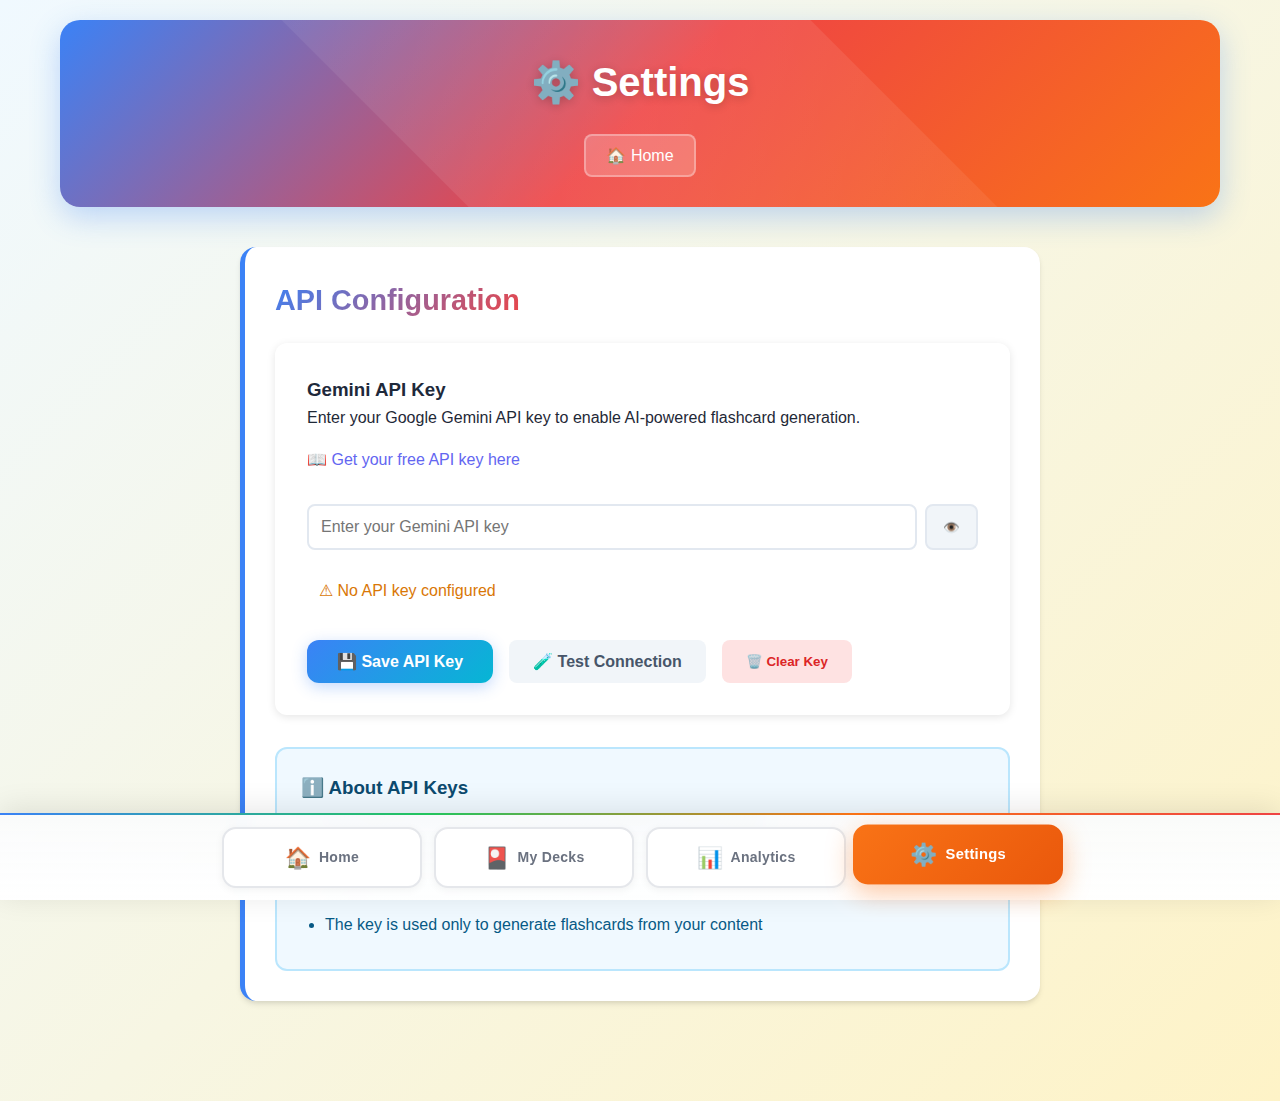
<file: templates/settings.html>
<!DOCTYPE html>
<html lang="en">
<head>
    <meta charset="UTF-8">
    <meta name="viewport" content="width=device-width, initial-scale=1.0">
    <meta name="theme-color" content="#6366f1">
    <title>Settings - AI Flashcard Generator</title>
    <link rel="manifest" href="/static/manifest.json">
    <link rel="stylesheet" href="/static/css/style.css">
</head>
<body>
    <div class="container">
        <header>
            <h1>⚙️ Settings</h1>
            <nav>
                <button onclick="location.href='/'" class="nav-btn">🏠 Home</button>
            </nav>
        </header>

        <main>
            <section class="settings-section">
                <h2>API Configuration</h2>
                <div class="settings-card">
                    <h3>Gemini API Key</h3>
                    <p>Enter your Google Gemini API key to enable AI-powered flashcard generation.</p>
                    <a href="https://aistudio.google.com/app/apikey" target="_blank" class="help-link">
                        📖 Get your free API key here
                    </a>
                    
                    <div class="api-key-input">
                        <input 
                            type="password" 
                            id="apiKeyInput" 
                            placeholder="Enter your Gemini API key"
                            class="api-input"
                        >
                        <button onclick="toggleApiKeyVisibility()" class="toggle-btn">👁️</button>
                    </div>
                    
                    <div class="api-status" id="apiStatus"></div>
                    
                    <div class="button-group">
                        <button onclick="saveApiKey()" class="primary-btn">💾 Save API Key</button>
                        <button onclick="testApiKey()" class="secondary-btn">🧪 Test Connection</button>
                        <button onclick="clearApiKey()" class="danger-btn">🗑️ Clear Key</button>
                    </div>
                </div>

                <div class="info-card">
                    <h3>ℹ️ About API Keys</h3>
                    <ul>
                        <li>Your API key is stored securely in your browser's local storage</li>
                        <li>It is never sent to our servers or stored in our database</li>
                        <li>Google Gemini offers a free tier with generous limits</li>
                        <li>The key is used only to generate flashcards from your content</li>
                    </ul>
                </div>
            </section>
        </main>

        
    </div>

    <script src="/static/js/settings.js"></script>

    <!-- Mobile App Style Bottom Navigation -->
    <nav class="bottom-nav">
        <a href="/" class="nav-item">
            <div class="nav-icon">🏠</div>
            <div class="nav-label">Home</div>
        </a>
        <a href="/" class="nav-item">
            <div class="nav-icon">🎴</div>
            <div class="nav-label">My Decks</div>
        </a>
        <a href="/analytics" class="nav-item">
            <div class="nav-icon">📊</div>
            <div class="nav-label">Analytics</div>
        </a>
        <a href="/settings" class="nav-item active">
            <div class="nav-icon">⚙️</div>
            <div class="nav-label">Settings</div>
        </a>
    </nav>
</body>
</html>
</file>
<file: static/css/style.css>
* {
    margin: 0;
    padding: 0;
    box-sizing: border-box;
}

:root {
    --primary: #3b82f6;
    --primary-dark: #2563eb;
    --secondary: #ef4444;
    --success: #22c55e;
    --error: #dc2626;
    --warning: #f97316;
    --info: #06b6d4;
    --bg: linear-gradient(135deg, #f0f9ff 0%, #fef3c7 100%);
    --card-bg: #ffffff;
    --text: #1f2937;
    --text-light: #6b7280;
    --border: #e5e7eb;
    --shadow: 0 4px 6px -1px rgba(0, 0, 0, 0.1), 0 2px 4px -1px rgba(0, 0, 0, 0.06);
    --shadow-lg: 0 20px 25px -5px rgba(0, 0, 0, 0.1), 0 10px 10px -5px rgba(0, 0, 0, 0.04);
    --shadow-colored: 0 10px 30px rgba(59, 130, 246, 0.3);
}

body {
    font-family: -apple-system, BlinkMacSystemFont, 'Segoe UI', Roboto, Oxygen, Ubuntu, Cantarell, sans-serif;
    background: var(--bg);
    color: var(--text);
    line-height: 1.6;
    min-height: 100vh;
    animation: fadeIn 0.6s ease-in;
}

@keyframes fadeIn {
    from { opacity: 0; }
    to { opacity: 1; }
}

.container {
    max-width: 1200px;
    margin: 0 auto;
    padding: 20px;
    animation: slideUp 0.8s ease-out;
}

@keyframes slideUp {
    from {
        opacity: 0;
        transform: translateY(30px);
    }
    to {
        opacity: 1;
        transform: translateY(0);
    }
}

header {
    text-align: center;
    margin-bottom: 40px;
    padding: 30px 20px;
    background: linear-gradient(135deg, var(--primary) 0%, var(--secondary) 50%, var(--warning) 100%);
    color: white;
    border-radius: 20px;
    box-shadow: var(--shadow-colored);
    position: relative;
    overflow: hidden;
    animation: headerGlow 3s ease-in-out infinite;
}

@keyframes headerGlow {
    0%, 100% { box-shadow: 0 10px 30px rgba(59, 130, 246, 0.3); }
    50% { box-shadow: 0 10px 40px rgba(239, 68, 68, 0.4); }
}

header::before {
    content: '';
    position: absolute;
    top: -50%;
    left: -50%;
    width: 200%;
    height: 200%;
    background: linear-gradient(45deg, transparent, rgba(255, 255, 255, 0.1), transparent);
    transform: rotate(45deg);
    animation: shimmer 3s infinite;
}

@keyframes shimmer {
    0% { transform: translateX(-100%) translateY(-100%) rotate(45deg); }
    100% { transform: translateX(100%) translateY(100%) rotate(45deg); }
}

header h1 {
    font-size: 2.5rem;
    margin-bottom: 10px;
    position: relative;
    z-index: 1;
    text-shadow: 0 2px 10px rgba(0, 0, 0, 0.2);
    animation: bounce 2s ease-in-out infinite;
}

@keyframes bounce {
    0%, 100% { transform: translateY(0); }
    50% { transform: translateY(-5px); }
}

.subtitle {
    font-size: 1.1rem;
    opacity: 0.95;
    margin-bottom: 20px;
}

nav {
    margin-top: 20px;
}

.nav-btn, .back-btn {
    background: rgba(255, 255, 255, 0.2);
    color: white;
    border: 2px solid rgba(255, 255, 255, 0.3);
    padding: 10px 20px;
    border-radius: 8px;
    cursor: pointer;
    font-size: 1rem;
    transition: all 0.3s;
}

.nav-btn:hover, .back-btn:hover {
    background: rgba(255, 255, 255, 0.3);
    transform: translateY(-2px);
}

section {
    background: var(--card-bg);
    border-radius: 16px;
    padding: 30px;
    margin-bottom: 30px;
    box-shadow: var(--shadow);
    border-left: 5px solid var(--primary);
    transition: all 0.4s cubic-bezier(0.4, 0, 0.2, 1);
    animation: slideIn 0.6s ease-out backwards;
    animation-delay: 0.2s;
}

@keyframes slideIn {
    from {
        opacity: 0;
        transform: translateX(-30px);
    }
    to {
        opacity: 1;
        transform: translateX(0);
    }
}

section:hover {
    box-shadow: var(--shadow-lg);
    transform: translateY(-5px);
    border-left-color: var(--secondary);
}

h2 {
    color: var(--primary);
    margin-bottom: 20px;
    font-size: 1.8rem;
    background: linear-gradient(135deg, var(--primary), var(--secondary));
    -webkit-background-clip: text;
    -webkit-text-fill-color: transparent;
    background-clip: text;
    position: relative;
    display: inline-block;
}

h2::after {
    content: '';
    position: absolute;
    bottom: -5px;
    left: 0;
    width: 0;
    height: 3px;
    background: linear-gradient(90deg, var(--primary), var(--warning));
    transition: width 0.4s ease;
    border-radius: 2px;
}

section:hover h2::after {
    width: 100%;
}

.input-method-tabs {
    display: flex;
    gap: 10px;
    margin-bottom: 20px;
}

.tab-btn {
    flex: 1;
    padding: 12px 20px;
    background: white;
    border: 2px solid var(--border);
    border-radius: 12px;
    cursor: pointer;
    font-size: 1rem;
    transition: all 0.3s cubic-bezier(0.4, 0, 0.2, 1);
    position: relative;
    overflow: hidden;
}

.tab-btn::before {
    content: '';
    position: absolute;
    top: 0;
    left: -100%;
    width: 100%;
    height: 100%;
    background: linear-gradient(90deg, transparent, rgba(59, 130, 246, 0.1), transparent);
    transition: left 0.5s;
}

.tab-btn:hover::before {
    left: 100%;
}

.tab-btn:hover {
    border-color: var(--primary);
    transform: translateY(-2px);
    box-shadow: 0 4px 12px rgba(59, 130, 246, 0.2);
}

.tab-btn.active {
    background: linear-gradient(135deg, var(--primary), var(--info));
    color: white;
    border-color: var(--primary);
    box-shadow: 0 4px 15px rgba(59, 130, 246, 0.3);
    transform: scale(1.05);
}

.tab-content {
    display: none;
}

.tab-content.active {
    display: block;
}

textarea {
    width: 100%;
    padding: 15px;
    border: 2px solid var(--border);
    border-radius: 8px;
    font-size: 1rem;
    font-family: inherit;
    resize: vertical;
    transition: border-color 0.3s;
}

textarea:focus {
    outline: none;
    border-color: var(--primary);
}

.file-upload {
    text-align: center;
    padding: 40px;
    border: 2px dashed var(--border);
    border-radius: 8px;
    transition: all 0.3s;
}

.file-upload:hover {
    border-color: var(--primary);
    background: var(--bg);
}

.upload-btn {
    background: var(--primary);
    color: white;
    border: none;
    padding: 15px 30px;
    border-radius: 8px;
    font-size: 1.1rem;
    cursor: pointer;
    transition: all 0.3s;
}

.upload-btn:hover {
    background: var(--primary-dark);
    transform: translateY(-2px);
    box-shadow: var(--shadow-lg);
}

.file-name {
    margin-top: 15px;
    color: var(--text-light);
    font-size: 0.95rem;
}

.generation-options {
    display: flex;
    gap: 20px;
    margin: 20px 0;
    flex-wrap: wrap;
}

.generation-options label {
    display: flex;
    align-items: center;
    gap: 8px;
    cursor: pointer;
    padding: 10px 15px;
    border: 2px solid var(--border);
    border-radius: 8px;
    transition: all 0.3s;
}

.generation-options label:hover {
    border-color: var(--primary);
    background: var(--bg);
}

.generation-options input[type="radio"]:checked + label,
.generation-options label:has(input:checked) {
    border-color: var(--primary);
    background: rgba(99, 102, 241, 0.1);
}

.controls {
    display: flex;
    gap: 15px;
    flex-wrap: wrap;
    margin-top: 20px;
}

.deck-input, .num-input {
    padding: 12px 15px;
    border: 2px solid var(--border);
    border-radius: 8px;
    font-size: 1rem;
    transition: border-color 0.3s;
}

.deck-input {
    flex: 1;
    min-width: 200px;
}

.num-input {
    width: 150px;
}

.deck-input:focus, .num-input:focus {
    outline: none;
    border-color: var(--primary);
}

.primary-btn {
    background: linear-gradient(135deg, var(--primary), var(--info));
    color: white;
    border: none;
    padding: 12px 30px;
    border-radius: 12px;
    font-size: 1rem;
    font-weight: 600;
    cursor: pointer;
    transition: all 0.3s cubic-bezier(0.4, 0, 0.2, 1);
    box-shadow: 0 4px 15px rgba(59, 130, 246, 0.3);
    position: relative;
    overflow: hidden;
}

.primary-btn::before {
    content: '';
    position: absolute;
    top: 0;
    left: -100%;
    width: 100%;
    height: 100%;
    background: linear-gradient(90deg, transparent, rgba(255, 255, 255, 0.3), transparent);
    transition: left 0.5s;
}

.primary-btn:hover::before {
    left: 100%;
}

.primary-btn:hover {
    background: linear-gradient(135deg, var(--primary-dark), var(--primary));
    transform: translateY(-3px) scale(1.02);
    box-shadow: 0 8px 25px rgba(59, 130, 246, 0.4);
}

.primary-btn:active {
    transform: translateY(-1px) scale(0.98);
}

.primary-btn:disabled {
    background: var(--text-light);
    cursor: not-allowed;
    transform: none;
    opacity: 0.6;
}

.secondary-btn {
    background: var(--secondary);
    color: white;
    border: none;
    padding: 12px 30px;
    border-radius: 8px;
    font-size: 1rem;
    font-weight: 600;
    cursor: pointer;
    transition: all 0.3s;
}

.secondary-btn:hover {
    background: #7c3aed;
    transform: translateY(-2px);
    box-shadow: var(--shadow-lg);
}

.preview-actions {
    display: flex;
    gap: 15px;
    margin-top: 20px;
    flex-wrap: wrap;
}

.preview-actions button {
    flex: 1;
    min-width: 200px;
}

.loading {
    text-align: center;
    padding: 40px;
}

.spinner {
    width: 50px;
    height: 50px;
    border: 4px solid var(--border);
    border-top-color: var(--primary);
    border-radius: 50%;
    animation: spin 1s linear infinite;
    margin: 0 auto 20px;
}

@keyframes spin {
    to { transform: rotate(360deg); }
}

.hidden {
    display: none !important;
}

.result-box, .cards-preview {
    margin-top: 20px;
    padding: 20px;
    background: var(--bg);
    border-radius: 8px;
    border: 2px solid var(--border);
}

#cardsContainer {
    max-height: 400px;
    overflow-y: auto;
    margin-bottom: 20px;
}

.card-preview {
    background: white;
    padding: 15px;
    margin-bottom: 15px;
    border-radius: 8px;
    border-left: 4px solid var(--primary);
}

.card-preview strong {
    color: var(--primary);
}

/* Enhanced Card Preview Styles */
.card-preview-enhanced {
    background: linear-gradient(to bottom, #ffffff, #f9fafb);
    padding: 24px;
    margin-bottom: 20px;
    border-radius: 12px;
    box-shadow: 0 2px 8px rgba(0, 0, 0, 0.08);
    border: 2px solid var(--border);
    transition: all 0.3s ease;
}

.card-preview-enhanced:hover {
    box-shadow: 0 4px 12px rgba(0, 0, 0, 0.12);
    transform: translateY(-2px);
}

.card-preview-enhanced.flashcard {
    border-left: 5px solid var(--primary);
}

.card-preview-enhanced.multiple-choice-card {
    border-left: 5px solid var(--secondary);
}

.card-number {
    display: inline-block;
    background: linear-gradient(135deg, var(--primary), var(--secondary));
    color: white;
    padding: 6px 16px;
    border-radius: 20px;
    font-size: 0.9rem;
    font-weight: 600;
    margin-bottom: 16px;
}

.card-question {
    margin-bottom: 20px;
}

.question-label {
    font-size: 0.85rem;
    font-weight: 700;
    color: var(--primary);
    text-transform: uppercase;
    letter-spacing: 0.5px;
    margin-bottom: 10px;
}

.question-text {
    font-size: 1.1rem;
    font-weight: 500;
    color: var(--text);
    line-height: 1.6;
    padding: 15px;
    background: rgba(99, 102, 241, 0.05);
    border-radius: 8px;
    border-left: 3px solid var(--primary);
}

.card-answer {
    margin-top: 20px;
}

.answer-label {
    font-size: 0.85rem;
    font-weight: 700;
    color: var(--success);
    text-transform: uppercase;
    letter-spacing: 0.5px;
    margin-bottom: 10px;
}

.answer-text {
    font-size: 1rem;
    color: var(--text);
    line-height: 1.7;
    padding: 15px;
    background: rgba(16, 185, 129, 0.05);
    border-radius: 8px;
    border-left: 3px solid var(--success);
}

.card-choices {
    margin-top: 20px;
}

.choices-label {
    font-size: 0.85rem;
    font-weight: 700;
    color: var(--secondary);
    text-transform: uppercase;
    letter-spacing: 0.5px;
    margin-bottom: 12px;
}

.choices-list {
    display: flex;
    flex-direction: column;
    gap: 12px;
}

.choice-item {
    display: flex;
    align-items: center;
    gap: 12px;
    padding: 14px 16px;
    background: white;
    border: 2px solid var(--border);
    border-radius: 8px;
    transition: all 0.3s ease;
}

.choice-item:hover {
    border-color: var(--secondary);
    background: rgba(139, 92, 246, 0.03);
}

.choice-item.correct-answer {
    background: rgba(16, 185, 129, 0.08);
    border-color: var(--success);
    border-width: 2px;
}

.choice-letter {
    display: inline-flex;
    align-items: center;
    justify-content: center;
    width: 32px;
    height: 32px;
    background: var(--secondary);
    color: white;
    font-weight: 700;
    border-radius: 50%;
    font-size: 0.9rem;
    flex-shrink: 0;
}

.choice-item.correct-answer .choice-letter {
    background: var(--success);
}

.choice-text {
    flex: 1;
    font-size: 1rem;
    color: var(--text);
    line-height: 1.5;
}

.correct-badge {
    display: inline-block;
    background: var(--success);
    color: white;
    padding: 4px 12px;
    border-radius: 12px;
    font-size: 0.85rem;
    font-weight: 600;
    flex-shrink: 0;
}

/* Summary Formatting */
.summary-paragraph {
    margin-bottom: 20px;
    line-height: 1.8;
    font-size: 1.05rem;
    color: var(--text);
    text-align: justify;
}

.summary-paragraph:last-child {
    margin-bottom: 0;
}

#summaryContent {
    padding: 20px;
    background: linear-gradient(to bottom, #ffffff, #f9fafb);
    border-radius: 10px;
    border-left: 4px solid var(--primary);
}

.decks-grid {
    display: grid;
    grid-template-columns: repeat(auto-fill, minmax(300px, 1fr));
    gap: 20px;
}

.deck-card {
    background: linear-gradient(135deg, #ffffff 0%, #f0f9ff 100%);
    padding: 20px;
    border-radius: 16px;
    border: 2px solid transparent;
    background-clip: padding-box;
    position: relative;
    transition: all 0.4s cubic-bezier(0.4, 0, 0.2, 1);
    cursor: pointer;
    overflow: hidden;
}

.deck-card::before {
    content: '';
    position: absolute;
    top: 0;
    left: 0;
    right: 0;
    bottom: 0;
    border-radius: 16px;
    padding: 2px;
    background: linear-gradient(135deg, var(--primary), var(--success), var(--warning));
    -webkit-mask: linear-gradient(#fff 0 0) content-box, linear-gradient(#fff 0 0);
    -webkit-mask-composite: xor;
    mask-composite: exclude;
    opacity: 0;
    transition: opacity 0.4s;
}

.deck-card:hover::before {
    opacity: 1;
}

.deck-card:hover {
    transform: translateY(-8px) scale(1.02);
    box-shadow: 0 15px 40px rgba(59, 130, 246, 0.25);
}

.deck-card:nth-child(3n+1):hover {
    box-shadow: 0 15px 40px rgba(34, 197, 94, 0.25);
}

.deck-card:nth-child(3n+2):hover {
    box-shadow: 0 15px 40px rgba(239, 68, 68, 0.25);
}

.deck-card:nth-child(3n+3):hover {
    box-shadow: 0 15px 40px rgba(249, 115, 22, 0.25);
}

.deck-card h3 {
    color: var(--primary);
    margin-bottom: 10px;
    transition: color 0.3s;
}

.deck-card:hover h3 {
    background: linear-gradient(135deg, var(--primary), var(--secondary), var(--warning));
    -webkit-background-clip: text;
    -webkit-text-fill-color: transparent;
    background-clip: text;
}

.deck-card p {
    color: var(--text-light);
    font-size: 0.95rem;
}

.deck-meta {
    display: flex;
    justify-content: space-between;
    margin-top: 15px;
    padding-top: 15px;
    border-top: 1px solid var(--border);
    font-size: 0.9rem;
    color: var(--text-light);
}

.inline-message {
    padding: 15px 20px;
    margin: 15px 0;
    border-radius: 8px;
    border-left: 4px solid;
    display: flex;
    align-items: center;
    gap: 10px;
    animation: fadeInDown 0.3s ease;
    font-weight: 500;
}

.inline-message.success {
    background: rgba(16, 185, 129, 0.1);
    border-color: var(--success);
    color: var(--success);
}

.inline-message.error {
    background: rgba(239, 68, 68, 0.1);
    border-color: var(--error);
    color: var(--error);
}

.inline-message.warning {
    background: rgba(249, 115, 22, 0.1);
    border-color: var(--warning);
    color: var(--warning);
}

.inline-message.info {
    background: rgba(59, 130, 246, 0.1);
    border-color: var(--primary);
    color: var(--primary);
}

@keyframes fadeInDown {
    from {
        opacity: 0;
        transform: translateY(-10px);
    }
    to {
        opacity: 1;
        transform: translateY(0);
    }
}

.modal {
    position: fixed;
    top: 0;
    left: 0;
    right: 0;
    bottom: 0;
    background: rgba(0, 0, 0, 0.5);
    display: flex;
    align-items: center;
    justify-content: center;
    z-index: 2000;
}

.modal-content {
    background: white;
    padding: 40px;
    border-radius: 16px;
    max-width: 500px;
    text-align: center;
    animation: scaleIn 0.3s;
}

@keyframes scaleIn {
    from {
        transform: scale(0.8);
        opacity: 0;
    }
    to {
        transform: scale(1);
        opacity: 1;
    }
}

.deck-actions {
    display: flex;
    gap: 10px;
    flex-wrap: wrap;
    margin-bottom: 20px;
}

.action-btn {
    padding: 10px 20px;
    border: 2px solid var(--border);
    background: white;
    border-radius: 8px;
    cursor: pointer;
    font-size: 0.95rem;
    transition: all 0.3s;
}

.action-btn:hover {
    border-color: var(--primary);
    background: var(--bg);
}

.study-btn { border-color: var(--success); color: var(--success); }
.quiz-btn { border-color: var(--warning); color: var(--warning); }
.delete-btn { border-color: var(--error); color: var(--error); }

.stats-bar {
    display: flex;
    gap: 20px;
    padding: 20px;
    background: var(--bg);
    border-radius: 8px;
    margin-bottom: 20px;
}

.stat {
    flex: 1;
    text-align: center;
}

.stat-label {
    color: var(--text-light);
    font-size: 0.9rem;
}

.stat-value {
    font-size: 2rem;
    font-weight: bold;
    color: var(--primary);
}

.card-item {
    background: white;
    padding: 15px;
    margin-bottom: 15px;
    border-radius: 8px;
    border: 2px solid var(--border);
    display: flex;
    gap: 15px;
    align-items: start;
}

.card-number {
    background: var(--primary);
    color: white;
    width: 40px;
    height: 40px;
    border-radius: 50%;
    display: flex;
    align-items: center;
    justify-content: center;
    font-weight: bold;
    flex-shrink: 0;
}

.card-content {
    flex: 1;
}

.card-question, .card-answer {
    margin-bottom: 10px;
}

.delete-card-btn {
    background: none;
    border: none;
    font-size: 1.2rem;
    cursor: pointer;
    opacity: 0.5;
    transition: opacity 0.3s;
}

.delete-card-btn:hover {
    opacity: 1;
}

.empty-state {
    text-align: center;
    padding: 3rem;
    color: #64748b;
}

.settings-section {
    max-width: 800px;
    margin: 0 auto;
}

.settings-card {
    background: white;
    border-radius: 12px;
    padding: 2rem;
    margin-bottom: 2rem;
    box-shadow: 0 2px 8px rgba(0, 0, 0, 0.1);
}

.settings-card h3 {
    margin-top: 0;
    color: #1e293b;
}

.help-link {
    display: inline-block;
    margin: 1rem 0;
    color: #6366f1;
    text-decoration: none;
}

.help-link:hover {
    text-decoration: underline;
}

.api-key-input {
    display: flex;
    gap: 0.5rem;
    margin: 1rem 0;
}

.api-input {
    flex: 1;
    padding: 0.75rem;
    border: 2px solid #e2e8f0;
    border-radius: 8px;
    font-size: 1rem;
}

.toggle-btn {
    padding: 0.75rem 1rem;
    background: #f1f5f9;
    border: 2px solid #e2e8f0;
    border-radius: 8px;
    cursor: pointer;
}

.toggle-btn:hover {
    background: #e2e8f0;
}

.api-status {
    margin: 1rem 0;
    padding: 0.75rem;
    border-radius: 8px;
    font-weight: 500;
}

.status-success {
    color: #059669;
}

.status-warning {
    color: #d97706;
}

.status-error {
    color: #dc2626;
}

.button-group {
    display: flex;
    gap: 1rem;
    flex-wrap: wrap;
    margin-top: 1.5rem;
}

.secondary-btn {
    padding: 0.75rem 1.5rem;
    background: #f1f5f9;
    color: #475569;
    border: none;
    border-radius: 8px;
    font-weight: 600;
    cursor: pointer;
    transition: all 0.2s;
}

.secondary-btn:hover {
    background: #e2e8f0;
}

.danger-btn {
    padding: 0.75rem 1.5rem;
    background: #fee2e2;
    color: #dc2626;
    border: none;
    border-radius: 8px;
    font-weight: 600;
    cursor: pointer;
    transition: all 0.2s;
}

.danger-btn:hover {
    background: #fecaca;
}

.info-card {
    background: #f0f9ff;
    border: 2px solid #bae6fd;
    border-radius: 12px;
    padding: 1.5rem;
}

.info-card h3 {
    margin-top: 0;
    color: #0c4a6e;
}

.info-card ul {
    margin: 0;
    padding-left: 1.5rem;
    color: #075985;
}

.info-card li {
    margin: 0.5rem 0;
}

.flashcard {
    perspective: 1000px;
    margin: 40px auto;
    max-width: 600px;
}

.flashcard-inner {
    position: relative;
    width: 100%;
    min-height: 400px;
    transition: transform 0.6s;
    transform-style: preserve-3d;
}

.flashcard-inner.flipped {
    transform: rotateY(180deg);
}

.flashcard-front, .flashcard-back {
    position: absolute;
    width: 100%;
    min-height: 400px;
    backface-visibility: hidden;
    background: white;
    border-radius: 16px;
    padding: 40px;
    box-shadow: var(--shadow-lg);
    border: 3px solid var(--primary);
    display: flex;
    flex-direction: column;
    align-items: center;
    justify-content: center;
    gap: 20px;
}

.flashcard-back {
    transform: rotateY(180deg);
}

.card-label {
    font-size: 0.9rem;
    color: var(--text-light);
    text-transform: uppercase;
    letter-spacing: 1px;
}

.card-text {
    font-size: 1.5rem;
    text-align: center;
    color: var(--text);
    line-height: 1.8;
}

.flip-btn, .flip-btn-back, .tts-btn {
    padding: 12px 30px;
    background: var(--primary);
    color: white;
    border: none;
    border-radius: 8px;
    cursor: pointer;
    font-size: 1rem;
    transition: all 0.3s;
}

.flip-btn:hover, .flip-btn-back:hover, .tts-btn:hover {
    background: var(--primary-dark);
    transform: scale(1.05);
}

.rating-buttons {
    text-align: center;
    width: 100%;
}

.rating-buttons p {
    margin-bottom: 15px;
    color: var(--text-light);
}

.rate-btn {
    padding: 10px 20px;
    margin: 5px;
    border: 2px solid var(--border);
    background: white;
    border-radius: 8px;
    cursor: pointer;
    font-size: 0.95rem;
    transition: all 0.3s;
}

.rate-btn:hover {
    transform: translateY(-2px);
    box-shadow: var(--shadow);
}

.rate-0 { border-color: var(--error); }
.rate-0:hover { background: var(--error); color: white; }
.rate-3 { border-color: var(--warning); }
.rate-3:hover { background: var(--warning); color: white; }
.rate-4 { border-color: var(--primary); }
.rate-4:hover { background: var(--primary); color: white; }
.rate-5 { border-color: var(--success); }
.rate-5:hover { background: var(--success); color: white; }

.progress-bar {
    background: var(--border);
    height: 8px;
    border-radius: 4px;
    margin-bottom: 30px;
    position: relative;
    overflow: hidden;
}

.progress-fill {
    background: linear-gradient(90deg, var(--primary), var(--secondary));
    height: 100%;
    transition: width 0.3s;
    border-radius: 4px;
}

.progress-text {
    position: absolute;
    top: 15px;
    right: 0;
    font-size: 0.9rem;
    color: var(--text-light);
}

.keyboard-hint {
    text-align: center;
    color: var(--text-light);
    font-size: 0.9rem;
    margin-top: 20px;
}

.question-card {
    background: white;
    padding: 40px;
    border-radius: 16px;
    border: 3px solid var(--primary);
    margin: 40px auto;
    max-width: 700px;
}

.question-number {
    color: var(--primary);
    font-size: 1rem;
    margin-bottom: 15px;
    font-weight: 600;
}

.question-text {
    font-size: 1.5rem;
    margin-bottom: 30px;
    line-height: 1.6;
}

.mcq-choices {
    display: flex;
    flex-direction: column;
    gap: 15px;
}

.choice-btn {
    padding: 15px 20px;
    background: white;
    border: 2px solid var(--border);
    border-radius: 8px;
    cursor: pointer;
    text-align: left;
    font-size: 1rem;
    transition: all 0.3s;
}

.choice-btn:hover {
    border-color: var(--primary);
    background: var(--bg);
}

.choice-btn.correct {
    background: var(--success);
    color: white;
    border-color: var(--success);
}

.choice-btn.incorrect {
    background: var(--error);
    color: white;
    border-color: var(--error);
}

.choice-btn:disabled {
    cursor: not-allowed;
}

.open-answer textarea {
    width: 100%;
    margin-bottom: 15px;
}

.feedback {
    margin-top: 20px;
    padding: 20px;
    border-radius: 8px;
    text-align: center;
}

.feedback.correct {
    background: rgba(16, 185, 129, 0.1);
    border: 2px solid var(--success);
    color: var(--success);
}

.feedback.incorrect {
    background: rgba(239, 68, 68, 0.1);
    border: 2px solid var(--error);
    color: var(--error);
}

.feedback-answer {
    margin-top: 10px;
    padding: 15px;
    background: white;
    border-radius: 8px;
}

.next-question-btn {
    margin-top: 15px;
}

.quiz-results {
    text-align: center;
    padding: 40px;
}

.score-circle {
    width: 200px;
    height: 200px;
    border-radius: 50%;
    background: linear-gradient(135deg, var(--primary), var(--secondary));
    display: flex;
    align-items: center;
    justify-content: center;
    margin: 30px auto;
    box-shadow: var(--shadow-lg);
}

#scorePercent {
    font-size: 3rem;
    font-weight: bold;
    color: white;
}

.result-details {
    margin: 30px 0;
}

.result-actions {
    display: flex;
    gap: 15px;
    justify-content: center;
    flex-wrap: wrap;
}

.stats-overview {
    display: grid;
    grid-template-columns: repeat(auto-fit, minmax(250px, 1fr));
    gap: 20px;
    margin-bottom: 40px;
}

.stat-card {
    background: white;
    padding: 30px;
    border-radius: 12px;
    box-shadow: var(--shadow);
    display: flex;
    align-items: center;
    gap: 20px;
}

.stat-icon {
    font-size: 3rem;
}

.stat-info {
    flex: 1;
}

.badges-grid {
    display: grid;
    grid-template-columns: repeat(auto-fill, minmax(200px, 1fr));
    gap: 20px;
}

.badge-card {
    background: white;
    padding: 20px;
    border-radius: 12px;
    text-align: center;
    border: 2px solid var(--border);
    transition: all 0.3s;
}

.badge-card.earned {
    border-color: var(--success);
    background: rgba(16, 185, 129, 0.05);
}

.badge-card.locked {
    opacity: 0.5;
}

.badge-icon {
    font-size: 3rem;
    margin-bottom: 10px;
}

.badge-name {
    font-weight: bold;
    color: var(--primary);
    margin-bottom: 5px;
}

.badge-description {
    font-size: 0.9rem;
    color: var(--text-light);
    margin-bottom: 10px;
}

.badge-earned {
    font-size: 0.85rem;
    color: var(--success);
}

.badge-locked {
    font-size: 0.85rem;
    color: var(--text-light);
}

.performance-list {
    display: flex;
    flex-direction: column;
    gap: 15px;
}

.performance-item {
    background: white;
    padding: 20px;
    border-radius: 8px;
    border: 2px solid var(--border);
    display: flex;
    justify-content: space-between;
    align-items: center;
}

.performance-info h3 {
    color: var(--primary);
    margin-bottom: 5px;
}

.view-btn {
    padding: 8px 20px;
    background: var(--primary);
    color: white;
    border: none;
    border-radius: 6px;
    cursor: pointer;
    transition: all 0.3s;
}

.view-btn:hover {
    background: var(--primary-dark);
}

/* Mobile App Style Bottom Navigation */
.bottom-nav {
    position: fixed;
    bottom: 0;
    left: 0;
    right: 0;
    background: linear-gradient(to top, rgba(255, 255, 255, 0.98), rgba(250, 251, 252, 0.95));
    backdrop-filter: blur(10px);
    border-top: 2px solid transparent;
    border-image: linear-gradient(90deg, var(--primary), var(--success), var(--warning), var(--secondary)) 1;
    box-shadow: 0 -4px 30px rgba(0, 0, 0, 0.1);
    z-index: 1000;
    display: flex;
    justify-content: center;
    align-items: center;
    padding: 12px 20px;
    gap: 12px;
}

.nav-item {
    flex: 1;
    max-width: 200px;
    display: flex;
    flex-direction: row;
    align-items: center;
    justify-content: center;
    gap: 8px;
    text-decoration: none;
    color: var(--text-light);
    cursor: pointer;
    transition: all 0.3s cubic-bezier(0.4, 0, 0.2, 1);
    padding: 12px 16px;
    background: white;
    border: 2px solid var(--border);
    border-radius: 14px;
    font-weight: 600;
    box-shadow: 0 2px 8px rgba(0, 0, 0, 0.05);
    position: relative;
    overflow: hidden;
}

.nav-item::before {
    content: '';
    position: absolute;
    top: 0;
    left: -100%;
    width: 100%;
    height: 100%;
    background: linear-gradient(90deg, transparent, rgba(255, 255, 255, 0.4), transparent);
    transition: left 0.6s;
}

.nav-item:hover::before {
    left: 100%;
}

.nav-item:nth-child(1):hover {
    color: var(--primary);
    border-color: var(--primary);
    background: linear-gradient(135deg, rgba(59, 130, 246, 0.1), rgba(59, 130, 246, 0.05));
    transform: translateY(-3px);
    box-shadow: 0 6px 20px rgba(59, 130, 246, 0.25);
}

.nav-item:nth-child(2):hover {
    color: var(--secondary);
    border-color: var(--secondary);
    background: linear-gradient(135deg, rgba(239, 68, 68, 0.1), rgba(239, 68, 68, 0.05));
    transform: translateY(-3px);
    box-shadow: 0 6px 20px rgba(239, 68, 68, 0.25);
}

.nav-item:nth-child(3):hover {
    color: var(--success);
    border-color: var(--success);
    background: linear-gradient(135deg, rgba(34, 197, 94, 0.1), rgba(34, 197, 94, 0.05));
    transform: translateY(-3px);
    box-shadow: 0 6px 20px rgba(34, 197, 94, 0.25);
}

.nav-item:nth-child(4):hover {
    color: var(--warning);
    border-color: var(--warning);
    background: linear-gradient(135deg, rgba(249, 115, 22, 0.1), rgba(249, 115, 22, 0.05));
    transform: translateY(-3px);
    box-shadow: 0 6px 20px rgba(249, 115, 22, 0.25);
}

.nav-item.active {
    color: white;
    border: none;
    transform: translateY(-3px) scale(1.05);
}

.nav-item:nth-child(1).active {
    background: linear-gradient(135deg, var(--primary), var(--info));
    box-shadow: 0 8px 25px rgba(59, 130, 246, 0.4);
}

.nav-item:nth-child(2).active {
    background: linear-gradient(135deg, var(--secondary), #dc2626);
    box-shadow: 0 8px 25px rgba(239, 68, 68, 0.4);
}

.nav-item:nth-child(3).active {
    background: linear-gradient(135deg, var(--success), #16a34a);
    box-shadow: 0 8px 25px rgba(34, 197, 94, 0.4);
}

.nav-item:nth-child(4).active {
    background: linear-gradient(135deg, var(--warning), #ea580c);
    box-shadow: 0 8px 25px rgba(249, 115, 22, 0.4);
}

.nav-item:active {
    transform: translateY(-1px) scale(1.02);
}

.nav-icon {
    font-size: 1.3rem;
    transition: transform 0.3s ease;
}

.nav-item:hover .nav-icon {
    transform: scale(1.15) rotate(5deg);
}

.nav-item.active .nav-icon {
    animation: bounceRotate 0.6s ease;
}

@keyframes bounceRotate {
    0%, 100% { transform: scale(1) rotate(0deg); }
    25% { transform: scale(1.2) rotate(-10deg); }
    75% { transform: scale(1.15) rotate(10deg); }
}

.nav-label {
    font-size: 0.875rem;
    font-weight: 700;
    white-space: nowrap;
    letter-spacing: 0.3px;
}

/* Inline Delete Confirmation */
.delete-confirmation {
    position: fixed;
    top: 0;
    left: 0;
    right: 0;
    bottom: 0;
    background: rgba(0, 0, 0, 0.6);
    backdrop-filter: blur(8px);
    display: flex;
    align-items: center;
    justify-content: center;
    z-index: 2000;
    opacity: 0;
    pointer-events: none;
    transition: opacity 0.3s ease;
}

.delete-confirmation.show {
    opacity: 1;
    pointer-events: all;
}

.delete-confirmation-content {
    background: white;
    border-radius: 20px;
    padding: 40px;
    max-width: 500px;
    width: 90%;
    box-shadow: 0 20px 60px rgba(0, 0, 0, 0.3);
    transform: scale(0.9);
    transition: transform 0.3s cubic-bezier(0.34, 1.56, 0.64, 1);
    text-align: center;
    border: 3px solid var(--secondary);
}

.delete-confirmation.show .delete-confirmation-content {
    transform: scale(1);
}

.delete-icon {
    font-size: 4rem;
    margin-bottom: 20px;
    animation: warning-pulse 1.5s infinite;
}

@keyframes warning-pulse {
    0%, 100% { 
        transform: scale(1);
        filter: drop-shadow(0 0 0 rgba(239, 68, 68, 0));
    }
    50% { 
        transform: scale(1.1);
        filter: drop-shadow(0 0 20px rgba(239, 68, 68, 0.5));
    }
}

.delete-confirmation-content h3 {
    color: var(--secondary);
    font-size: 1.8rem;
    margin-bottom: 15px;
}

.delete-confirmation-content p {
    color: var(--text);
    font-size: 1.1rem;
    line-height: 1.6;
    margin-bottom: 30px;
}

.delete-confirmation-content p span {
    font-weight: bold;
    color: var(--primary);
}

.delete-confirmation-actions {
    display: flex;
    gap: 15px;
    justify-content: center;
    flex-wrap: wrap;
}

.confirm-btn {
    padding: 12px 30px;
    border: none;
    border-radius: 12px;
    font-size: 1rem;
    font-weight: 600;
    cursor: pointer;
    transition: all 0.3s cubic-bezier(0.4, 0, 0.2, 1);
    position: relative;
    overflow: hidden;
}

.confirm-btn::before {
    content: '';
    position: absolute;
    top: 0;
    left: -100%;
    width: 100%;
    height: 100%;
    background: linear-gradient(90deg, transparent, rgba(255, 255, 255, 0.3), transparent);
    transition: left 0.5s;
}

.confirm-btn:hover::before {
    left: 100%;
}

.cancel-btn {
    background: linear-gradient(135deg, var(--text-light), #94a3b8);
    color: white;
    box-shadow: 0 4px 15px rgba(107, 114, 128, 0.3);
}

.cancel-btn:hover {
    background: linear-gradient(135deg, #64748b, var(--text-light));
    transform: translateY(-2px);
    box-shadow: 0 6px 20px rgba(107, 114, 128, 0.4);
}

.delete-confirm-btn {
    background: linear-gradient(135deg, var(--secondary), #dc2626);
    color: white;
    box-shadow: 0 4px 15px rgba(239, 68, 68, 0.3);
}

.delete-confirm-btn:hover {
    background: linear-gradient(135deg, #dc2626, #b91c1c);
    transform: translateY(-2px);
    box-shadow: 0 6px 20px rgba(239, 68, 68, 0.5);
    animation: shake 0.5s;
}

@keyframes shake {
    0%, 100% { transform: translateX(0) translateY(-2px); }
    25% { transform: translateX(-5px) translateY(-2px); }
    75% { transform: translateX(5px) translateY(-2px); }
}

.confirm-btn:active {
    transform: translateY(0);
}

/* Add padding to body to prevent content from being hidden behind bottom nav */
body {
    padding-bottom: 80px;
}

.container {
    padding-bottom: 20px;
}

@media (max-width: 768px) {
    header h1 {
        font-size: 1.8rem;
    }

    .controls {
        flex-direction: column;
    }

    .deck-input, .num-input {
        width: 100%;
    }

    .generation-options {
        flex-direction: column;
    }

    .decks-grid {
        grid-template-columns: 1fr;
    }

    .card-text {
        font-size: 1.2rem;
    }

    .rating-buttons {
        display: flex;
        flex-direction: column;
    }
    
    .bottom-nav {
        padding: 10px 0;
    }
}
</file>
